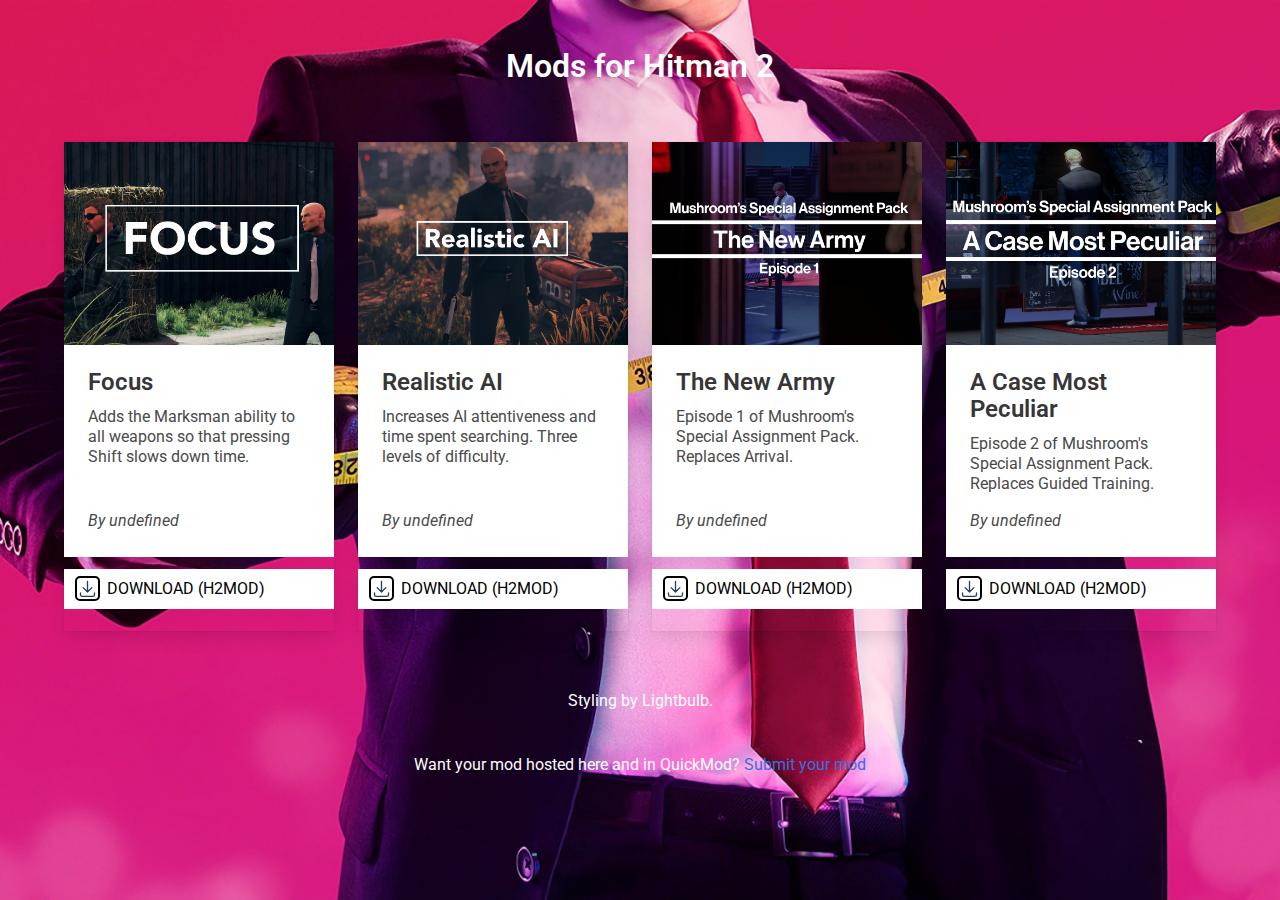
<file: modExplorer/index.html>
<!DOCTYPE html>

<head>
	<meta charset="UTF-8">
	<meta name="viewport" content="width=device-width, initial-scale=1">
	<meta name="theme-color" content="#e8ffec">
	<link rel="stylesheet" href="bulma.min.css">
	<link rel="stylesheet" href="styles.css">
	<title>Mods for Hitman 2</title>
	<script defer src="scripts.js"></script>
</head>

<body>
	<section class="section">
		<div class="container">
			<div class="level">
				<div class="level-item">
					<h1 class="title">Mods for Hitman 2</h1>
				</div>
			</div>
		</div>
	</section>
	<div style="height: 5px; background-color: rgb(0, 0, 0, 0.2); border: none; margin-top: 0px; margin-bottom: 0px;">
	</div>
	<section class="section">
		<div class="container">
			<div class="columns is-multiline" id="mods"></div>
		</div>
	</section>
	<section class="section">
		<div class="container has-text-centered">
			Styling by Lightbulb.
		</div>
		<div class="container has-text-centered">
			Want your mod hosted here and in QuickMod? <a href="submitMod.html">Submit your mod</a>
		</div>
	</section>
</body>

</html>
</file>
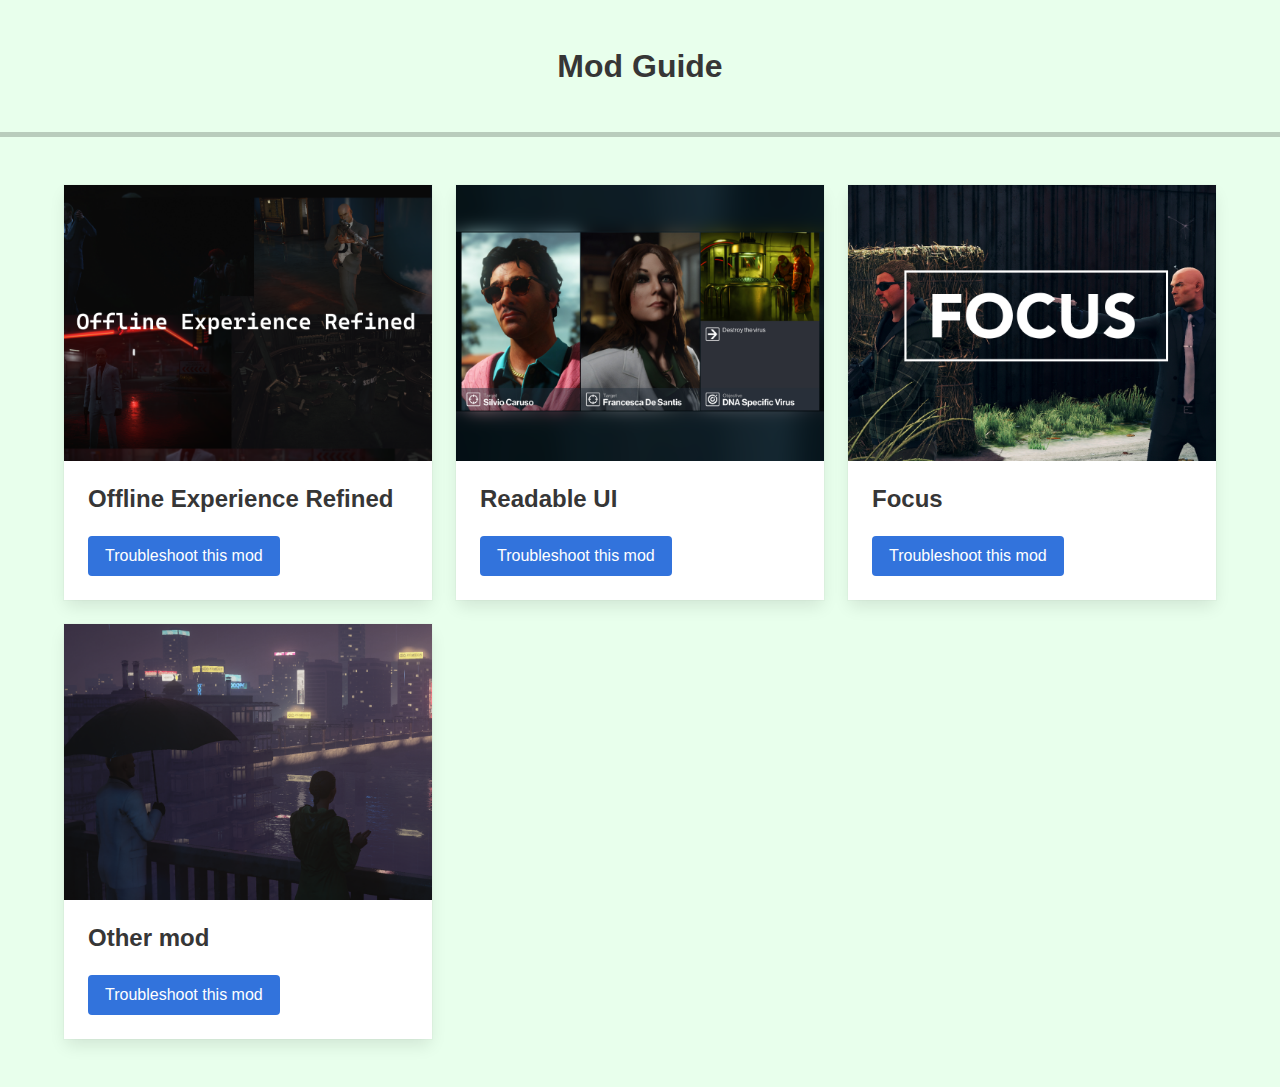
<file: modGuide/index.html>
<!DOCTYPE html>
<html style="background-color: #e8ffec" lang="en">

<head>
	<meta charset="UTF-8">
	<meta name="viewport" content="width=device-width, initial-scale=1">
	<meta name="theme-color" content="#e8ffec">
	<link rel="stylesheet" href="bulma.min.css">
	<title>Mod Guide</title>
	<script defer src="scripts.js"></script>
</head>

<body>
	<section class="section">
		<div class="container">
			<div class="level">
				<div class="level-item">
					<h1 class="title">Mod Guide</h1>
				</div>
			</div>
		</div>
	</section>
	<div style="height: 5px; background-color: rgb(0, 0, 0, 0.2); border: none; margin-top: 0px; margin-bottom: 0px;">
	</div>
	<section class="section">
		<div class="container">
			<div class="columns is-multiline">
				<div class="column is-one-third">
					<div class="card">
						<div class="card-image">
							<figure class="image is-4by3">
								<img src="https://hitman-resources.github.io/quickmod/h3/mods/0.png" alt="">
							</figure>
						</div>
						<div class="card-content">
							<div class="media">
								<div class="media-content">
									<p class="title is-4">Offline Experience Refined</p>
								</div>
							</div>
							<div class="buttons">
								<a class="button is-link" href="oer.html">Troubleshoot this mod</a>
							</div>
						</div>
					</div>
				</div>
				<div class="column is-one-third">
					<div class="card">
						<div class="card-image">
							<figure class="image is-4by3">
								<img src="https://hitman-resources.github.io/quickmod/h3/mods/1.png" alt="">
							</figure>
						</div>
						<div class="card-content">
							<div class="media">
								<div class="media-content">
									<p class="title is-4">Readable UI</p>
								</div>
							</div>
							<div class="buttons">
								<a class="button is-link" href="rui.html">Troubleshoot this mod</a>
							</div>
						</div>
					</div>
				</div>
				<div class="column is-one-third">
					<div class="card">
						<div class="card-image">
							<figure class="image is-4by3">
								<img src="https://hitman-resources.github.io/quickmod/mods/0.png" alt="">
							</figure>
						</div>
						<div class="card-content">
							<div class="media">
								<div class="media-content">
									<p class="title is-4">Focus</p>
								</div>
							</div>
							<div class="buttons">
								<a class="button is-link" href="focus.html">Troubleshoot this mod</a>
							</div>
						</div>
					</div>
				</div>
				<div class="column is-one-third">
					<div class="card">
						<div class="card-image">
							<figure class="image is-4by3">
								<img src="other.png" alt="">
							</figure>
						</div>
						<div class="card-content">
							<div class="media">
								<div class="media-content">
									<p class="title is-4">Other mod</p>
								</div>
							</div>
							<div class="buttons">
								<a class="button is-link" href="other.html">Troubleshoot this mod</a>
							</div>
						</div>
					</div>
				</div>
			</div>
		</div>
	</section>
</body>

</html>
</file>
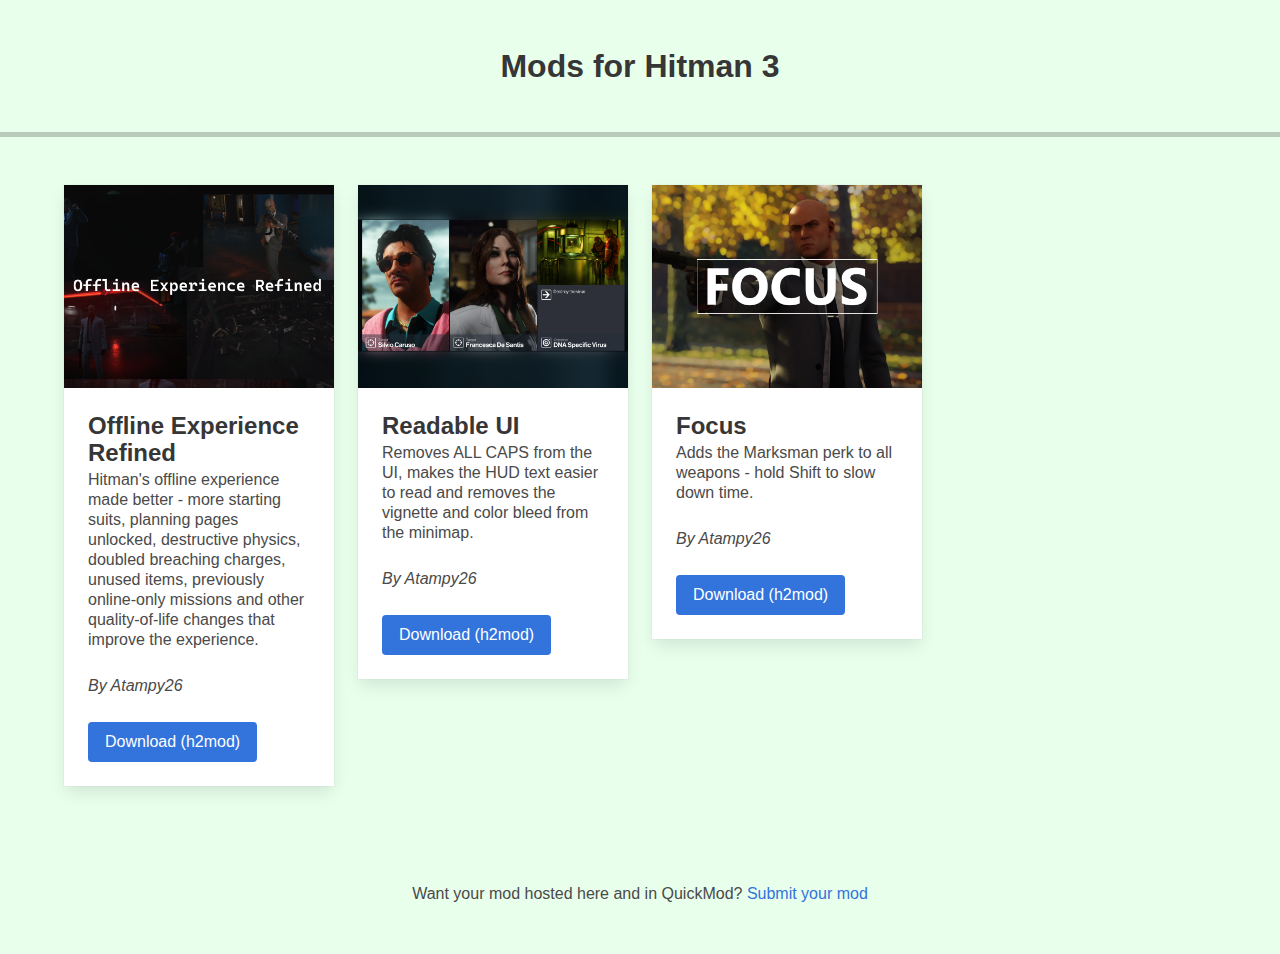
<file: modExplorer/h3/index.html>
<!DOCTYPE html>
<html style="background-color: #e8ffec" lang="en">

<head>
	<meta charset="UTF-8">
	<meta name="viewport" content="width=device-width, initial-scale=1">
	<meta name="theme-color" content="#e8ffec">
	<link rel="stylesheet" href="bulma.min.css">
	<title>Mods for Hitman 3</title>
	<script defer src="scripts.js"></script>
</head>

<body>
	<section class="section">
		<div class="container">
			<div class="level">
				<div class="level-item">
					<h1 class="title">Mods for Hitman 3</h1>
				</div>
			</div>
		</div>
	</section>
	<div style="height: 5px; background-color: rgb(0, 0, 0, 0.2); border: none; margin-top: 0px; margin-bottom: 0px;">
	</div>
	<section class="section">
		<div class="container">
			<div class="columns is-multiline" id="mods"></div>
		</div>
	</section>
	<section class="section">
		<div class="container has-text-centered">
			Want your mod hosted here and in QuickMod? <a href="../submitMod.html">Submit your mod</a>
		</div>
	</section>
</body>

</html>
</file>
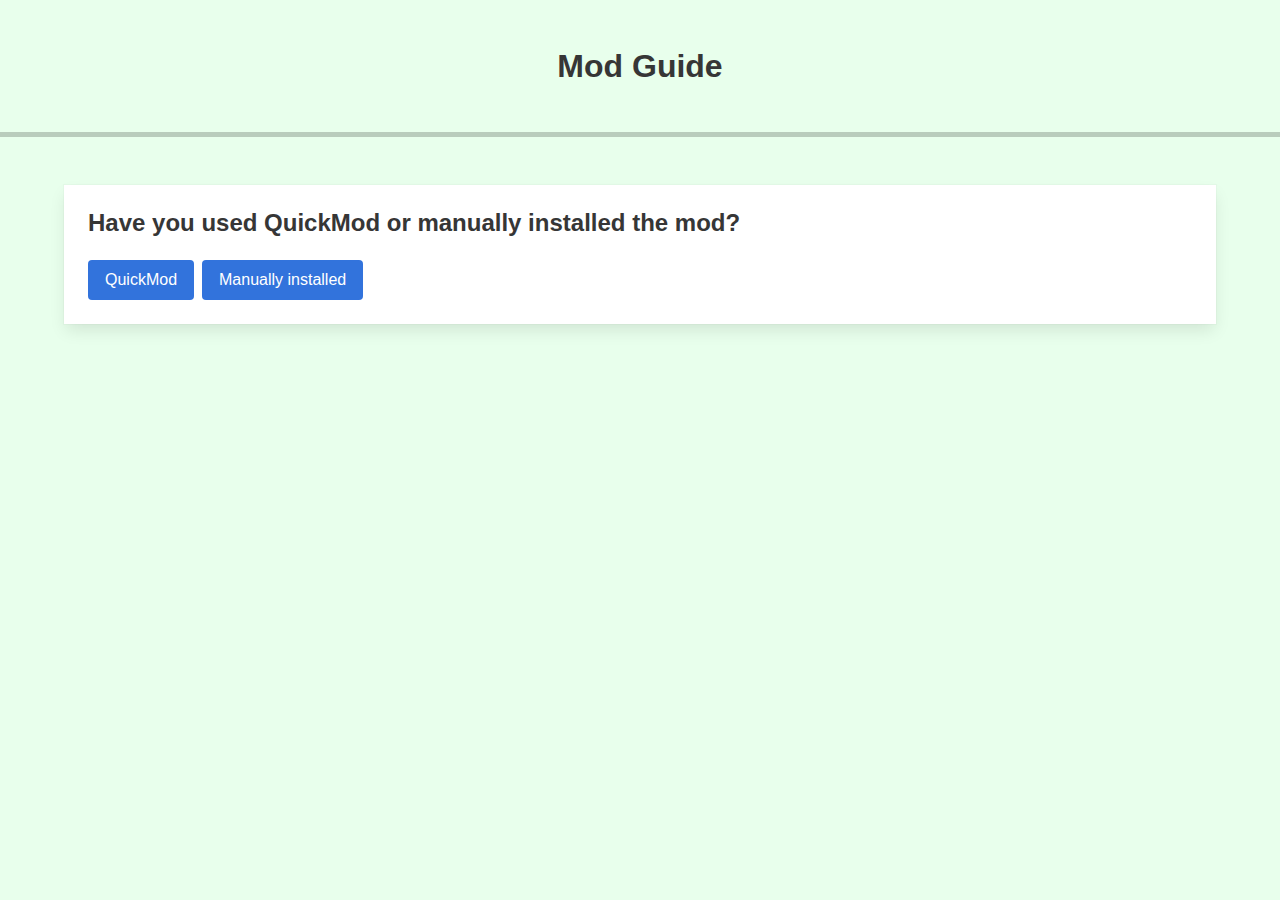
<file: modGuide/focus.html>
<!DOCTYPE html>
<html style="background-color: #e8ffec" lang="en">

<head>
	<meta charset="UTF-8">
	<meta name="viewport" content="width=device-width, initial-scale=1">
	<meta name="theme-color" content="#e8ffec">
	<link rel="stylesheet" href="bulma.min.css">
	<title>Mod Guide</title>
	<script defer src="scripts.js"></script>
	<script defer src="focus.js"></script>
</head>

<body>
	<section class="section">
		<div class="container">
			<div class="level">
				<div class="level-item">
					<h1 class="title">Mod Guide</h1>
				</div>
			</div>
		</div>
	</section>
	<div style="height: 5px; background-color: rgb(0, 0, 0, 0.2); border: none; margin-top: 0px; margin-bottom: 0px;">
	</div>
	<section class="section">
		<div class="container">
			<div class="card">
				<div class="card-content">
					<div class="media">
						<div class="media-content">
							<p class="title is-4">Have you used QuickMod or manually installed the mod?</p>
						</div>
					</div>
					<div class="buttons">
						<a class="button is-link" onclick="qm()">QuickMod</a>
						<a class="button is-link" onclick="manual()">Manually installed</a>
					</div>
				</div>
			</div>
			<div id="pops"></div>
		</div>
	</section>
</body>

</html>
</file>
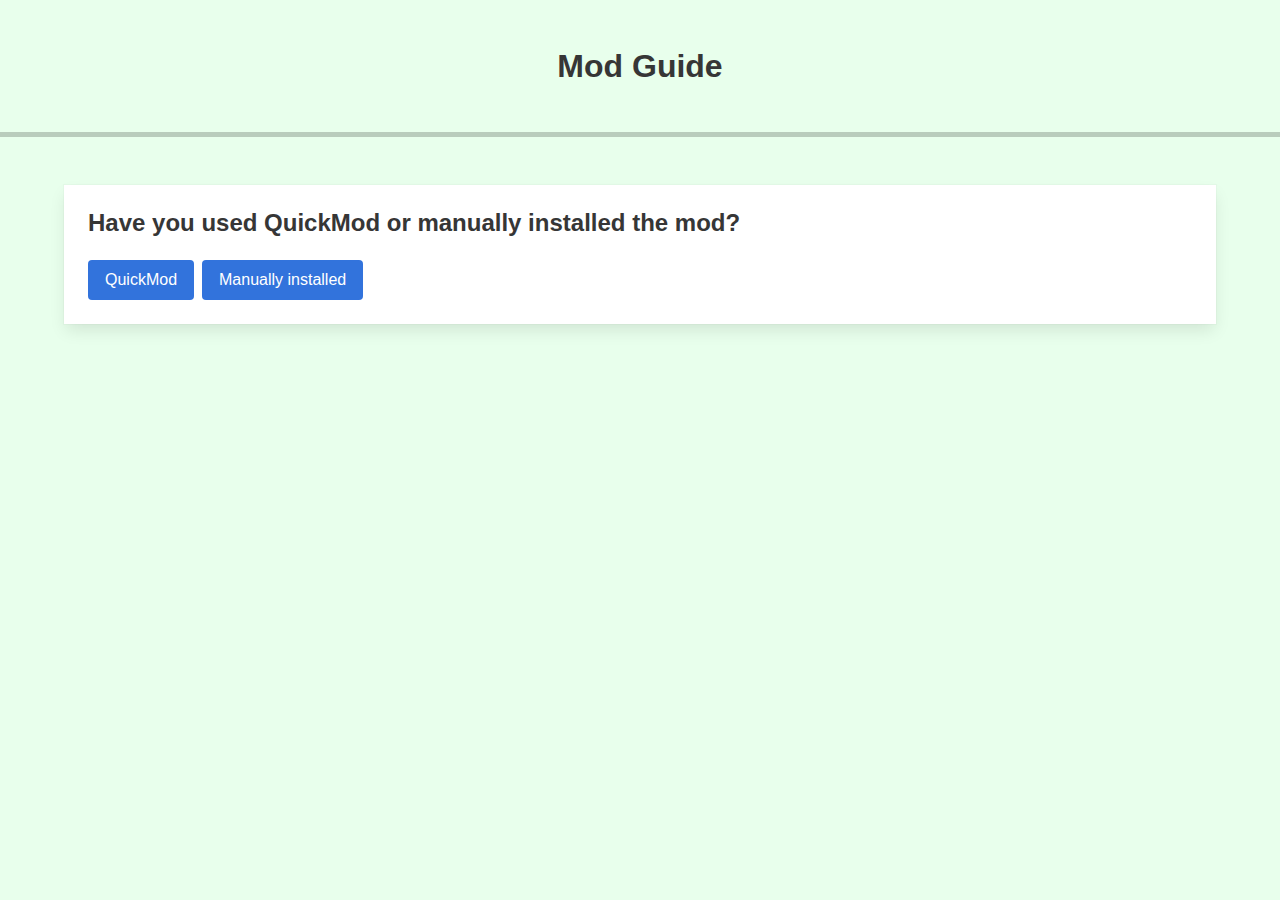
<file: modGuide/oer.html>
<!DOCTYPE html>
<html style="background-color: #e8ffec" lang="en">

<head>
	<meta charset="UTF-8">
	<meta name="viewport" content="width=device-width, initial-scale=1">
	<meta name="theme-color" content="#e8ffec">
	<link rel="stylesheet" href="bulma.min.css">
	<title>Mod Guide</title>
	<script defer src="scripts.js"></script>
	<script defer src="oer.js"></script>
</head>

<body>
	<section class="section">
		<div class="container">
			<div class="level">
				<div class="level-item">
					<h1 class="title">Mod Guide</h1>
				</div>
			</div>
		</div>
	</section>
	<div style="height: 5px; background-color: rgb(0, 0, 0, 0.2); border: none; margin-top: 0px; margin-bottom: 0px;">
	</div>
	<section class="section">
		<div class="container">
			<div class="card">
				<div class="card-content">
					<div class="media">
						<div class="media-content">
							<p class="title is-4">Have you used QuickMod or manually installed the mod?</p>
						</div>
					</div>
					<div class="buttons">
						<a class="button is-link" onclick="qm()">QuickMod</a>
						<a class="button is-link" onclick="manual()">Manually installed</a>
					</div>
				</div>
			</div>
			<div id="pops"></div>
		</div>
	</section>
</body>

</html>
</file>
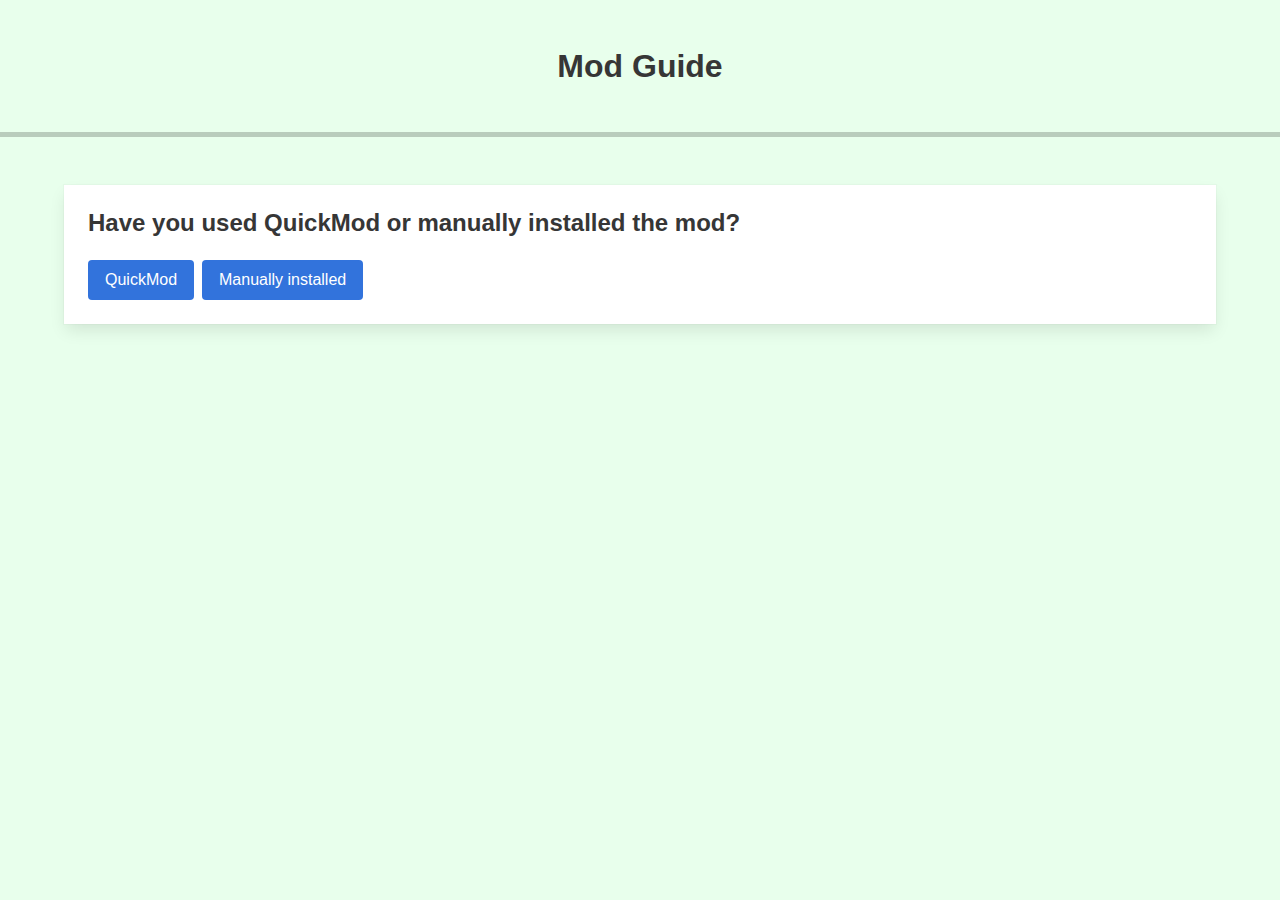
<file: modGuide/other.html>
<!DOCTYPE html>
<html style="background-color: #e8ffec" lang="en">

<head>
	<meta charset="UTF-8">
	<meta name="viewport" content="width=device-width, initial-scale=1">
	<meta name="theme-color" content="#e8ffec">
	<link rel="stylesheet" href="bulma.min.css">
	<title>Mod Guide</title>
	<script defer src="scripts.js"></script>
	<script defer src="other.js"></script>
</head>

<body>
	<section class="section">
		<div class="container">
			<div class="level">
				<div class="level-item">
					<h1 class="title">Mod Guide</h1>
				</div>
			</div>
		</div>
	</section>
	<div style="height: 5px; background-color: rgb(0, 0, 0, 0.2); border: none; margin-top: 0px; margin-bottom: 0px;">
	</div>
	<section class="section">
		<div class="container">
			<div class="card">
				<div class="card-content">
					<div class="media">
						<div class="media-content">
							<p class="title is-4">Have you used QuickMod or manually installed the mod?</p>
						</div>
					</div>
					<div class="buttons">
						<a class="button is-link" onclick="qm()">QuickMod</a>
						<a class="button is-link" onclick="manual()">Manually installed</a>
					</div>
				</div>
			</div>
			<div id="pops"></div>
		</div>
	</section>
</body>

</html>
</file>
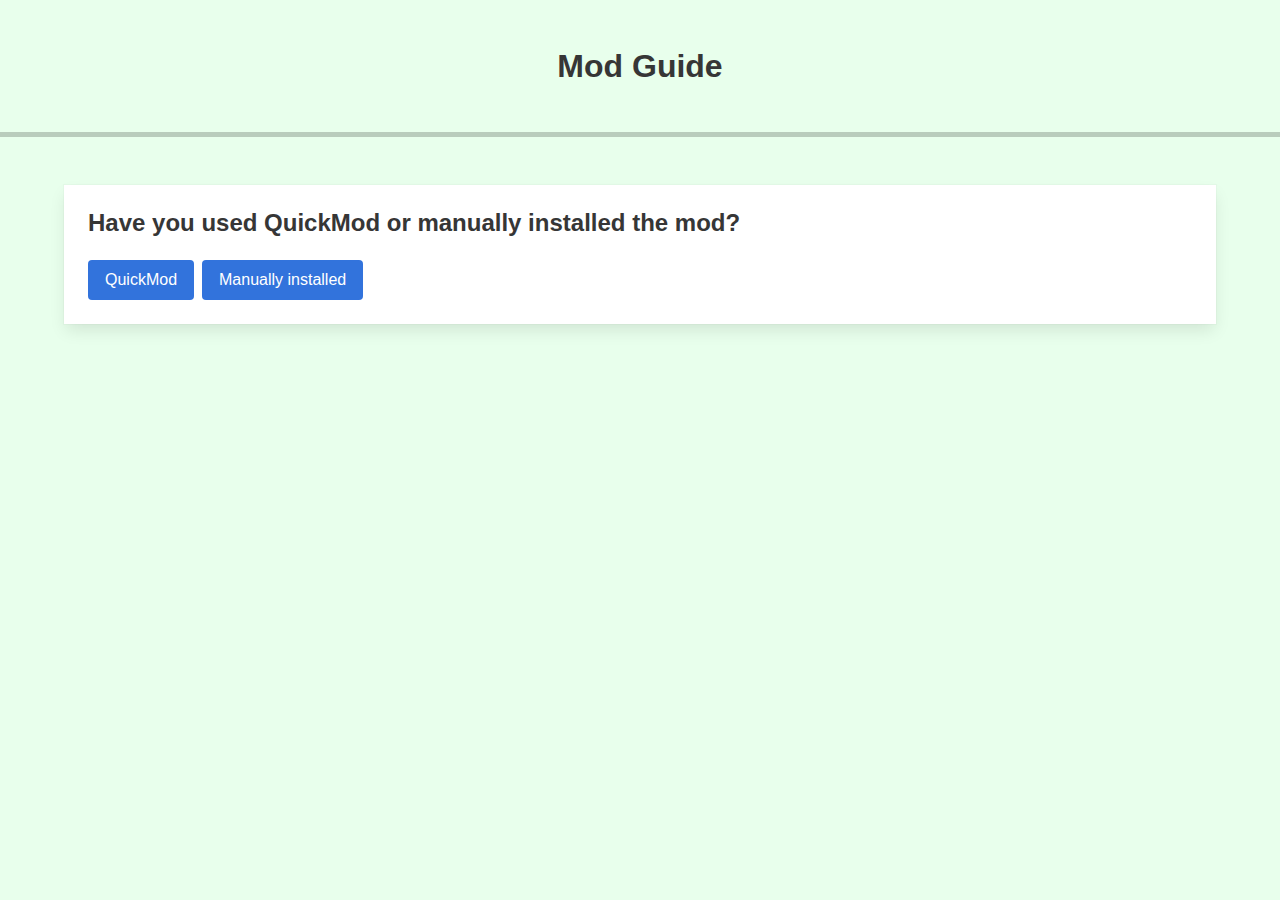
<file: modGuide/rui.html>
<!DOCTYPE html>
<html style="background-color: #e8ffec" lang="en">

<head>
	<meta charset="UTF-8">
	<meta name="viewport" content="width=device-width, initial-scale=1">
	<meta name="theme-color" content="#e8ffec">
	<link rel="stylesheet" href="bulma.min.css">
	<title>Mod Guide</title>
	<script defer src="scripts.js"></script>
	<script defer src="rui.js"></script>
</head>

<body>
	<section class="section">
		<div class="container">
			<div class="level">
				<div class="level-item">
					<h1 class="title">Mod Guide</h1>
				</div>
			</div>
		</div>
	</section>
	<div style="height: 5px; background-color: rgb(0, 0, 0, 0.2); border: none; margin-top: 0px; margin-bottom: 0px;">
	</div>
	<section class="section">
		<div class="container">
			<div class="card">
				<div class="card-content">
					<div class="media">
						<div class="media-content">
							<p class="title is-4">Have you used QuickMod or manually installed the mod?</p>
						</div>
					</div>
					<div class="buttons">
						<a class="button is-link" onclick="qm()">QuickMod</a>
						<a class="button is-link" onclick="manual()">Manually installed</a>
					</div>
				</div>
			</div>
			<div id="pops"></div>
		</div>
	</section>
</body>

</html>
</file>
<file: modExplorer/styles.css>
@import url('https://fonts.googleapis.com/css2?family=Roboto&display=swap');

* {
    font-family: Roboto !important;
}

html {
    height: 100%;
}

body {
    background: url(background.jpg);
    background-size: cover;
    background-attachment: fixed;
    min-height: 100%;
    background-position-x: center;
}

.card-content .button {
    width: 100%;
    background: white;
    color: black;
    border-radius: 0;
    text-transform: uppercase;
    text-align: left;
    justify-content: flex-start;
}

.card-content .button:focus:not(:hover) {
    color: black;
}

.card-content .buttons {
    width: 100%;
    margin-bottom: 14px;
}

.card-content {
    padding: 0;
    flex: 1;
    display: flex;
    flex-direction: column;
}

.card-content .media {
    position: relative;
    padding: 1.5rem;
    background: white;
    margin-bottom: 12px !important;
    flex: 1;
}

.card {
    background: transparent;
}

.button {
    transition: transform 200ms;
    padding-left: 10px;
    padding-right: 0;
}

.button:hover {
    transform: scale(1.05, 1.05);
    background: #f00 !important;
}

.level-item .title {
    color: white;
}

.section ~ div {
    display: none;
}

.section {
    padding: 3rem 1.5rem 0rem 1.5rem;
}

.column .card {
    display: flex;
    flex-direction: column;
}

.column {
    display: flex;
}

.container {
    padding-bottom: 10px;
}

.container.has-text-centered {
    color: white;
    padding-bottom: 40px;
}

.media-content p:last-child {
    position: absolute;
    margin-top: 10px;
    bottom: 1.5rem;
}

.media-content p:nth-last-child(2) {
    padding-bottom: 15px;
}

.media-content .title {
    padding-bottom: 7px;
}

.card-content .button::before {
        content: '';
    background: url([data-uri]);
    width: 25px;
    height: 25px;
    display: block;
    background-size: contain;
    border: black 2px solid;
    border-radius: 5px;
    margin-right: 7px;
}

.card-content .button:hover::before {
    filter: brightness(10);
    border-color: white;
}
</file>
